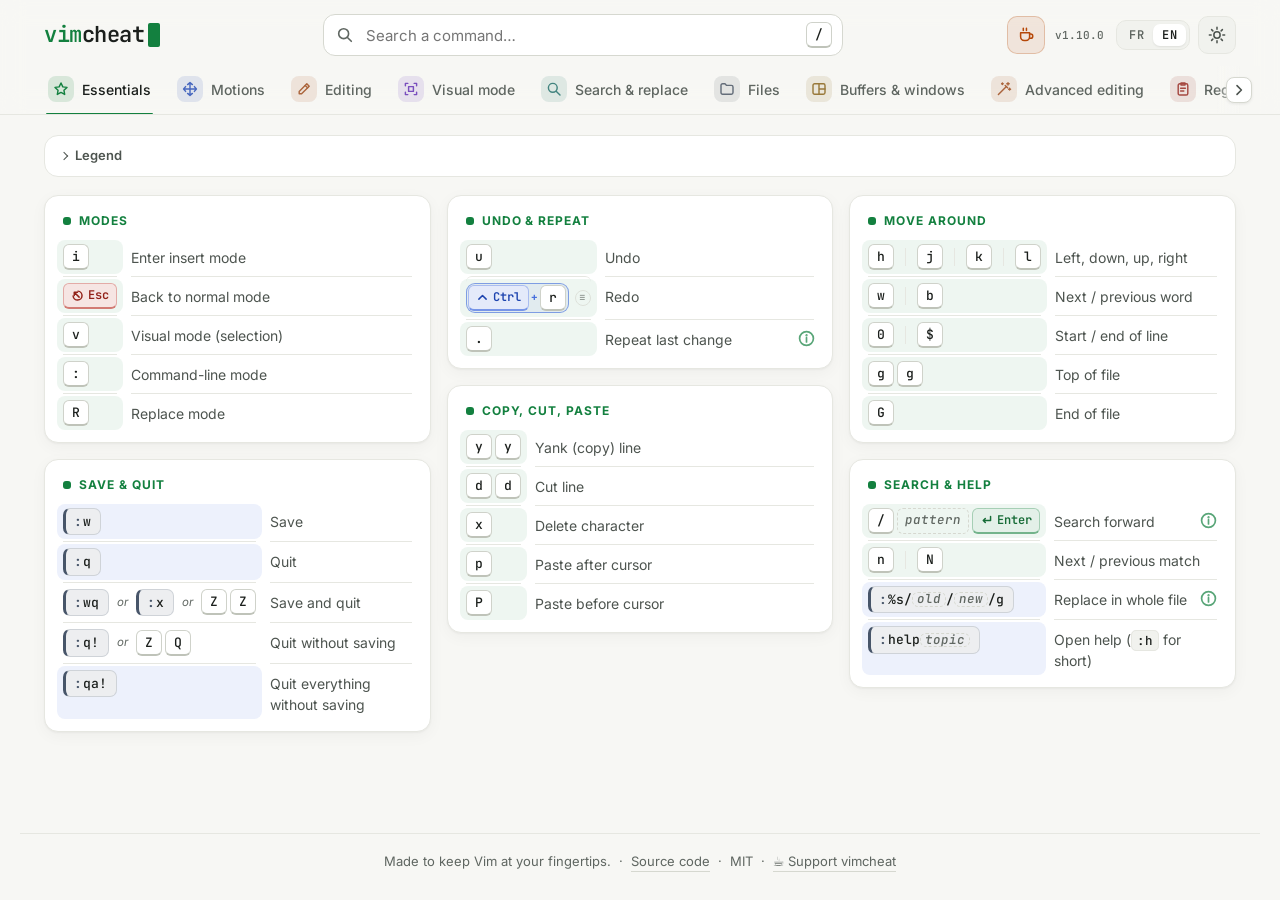
<file: public/index.html>
<!doctype html>
<html lang="fr">
<head>
  <meta charset="utf-8">
  <meta name="viewport" content="width=device-width, initial-scale=1">
  <title>vimcheat — Aide-mémoire Vim (cheat sheet FR/EN)</title>
  <meta name="description" content="Aide-mémoire Vim clair et bilingue (FR/EN) : modes, déplacements, édition, objets texte, mode visuel, recherche et remplacement, buffers et fenêtres, fichiers, registres et macros. Recherche instantanée et version imprimable.">
  <meta name="robots" content="index, follow, max-image-preview:large">
  <link rel="canonical" href="https://vimcheat.kite-project.net/">
  <link rel="alternate" hreflang="fr" href="https://vimcheat.kite-project.net/">
  <link rel="alternate" hreflang="en" href="https://vimcheat.kite-project.net/?lang=en">
  <link rel="alternate" hreflang="x-default" href="https://vimcheat.kite-project.net/">
  <meta name="author" content="get-code">

  <!-- Social previews (Open Graph / Twitter) -->
  <meta property="og:type" content="website">
  <meta property="og:site_name" content="vimcheat">
  <meta property="og:url" content="https://vimcheat.kite-project.net/">
  <meta property="og:title" content="vimcheat — Aide-mémoire Vim">
  <meta property="og:description" content="Toutes les commandes Vim essentielles, lisibles d'un coup d'œil. Bilingue FR/EN, recherche instantanée, imprimable.">
  <meta property="og:image" content="https://vimcheat.kite-project.net/og.png">
  <meta property="og:image:width" content="1200">
  <meta property="og:image:height" content="630">
  <meta property="og:image:alt" content="vimcheat : aide-mémoire Vim avec touches colorées">
  <meta property="og:locale" content="fr_FR">
  <meta property="og:locale:alternate" content="en_US">
  <meta name="twitter:card" content="summary_large_image">

  <script type="application/ld+json">
  {
    "@context": "https://schema.org",
    "@type": "WebSite",
    "name": "vimcheat",
    "alternateName": ["Aide-mémoire Vim", "Vim cheat sheet"],
    "url": "https://vimcheat.kite-project.net/",
    "description": "Aide-mémoire Vim bilingue (FR/EN) : modes, déplacements, édition, mode visuel, recherche, buffers, fichiers, registres et macros.",
    "inLanguage": ["fr", "en"],
    "image": "https://vimcheat.kite-project.net/og.png",
    "license": "https://opensource.org/licenses/MIT",
    "isAccessibleForFree": true,
    "about": { "@type": "SoftwareApplication", "name": "Vim", "applicationCategory": "DeveloperApplication", "url": "https://www.vim.org/" },
    "publisher": { "@type": "Organization", "name": "get-code", "url": "https://github.com/get-code-ch" }
  }
  </script>
  <meta name="theme-color" content="#f7f7f4" media="(prefers-color-scheme: light)">
  <meta name="theme-color" content="#121413" media="(prefers-color-scheme: dark)">
  <link rel="icon" href="favicon.svg" type="image/svg+xml">
  <link rel="preconnect" href="https://fonts.googleapis.com">
  <link rel="preconnect" href="https://fonts.gstatic.com" crossorigin>
  <link rel="stylesheet" href="https://fonts.googleapis.com/css2?family=Inter:wght@400;500;600;700&family=JetBrains+Mono:wght@400;500;600&display=swap">
  <link rel="stylesheet" href="style.css">
  <script>
    // Apply saved theme before first paint to avoid a flash.
    try {
      var t = localStorage.getItem("vimcheat.theme");
      if (t === "light" || t === "dark") document.documentElement.dataset.theme = t;
    } catch (e) {}
  </script>
</head>
<body>
  <a class="skip" href="#main" data-i18n="skip">Aller au contenu</a>

  <header class="top">
    <div class="top-inner">
      <a class="logo" href="#essentials" aria-label="vimcheat">
        <span class="logo-vim">vim</span><span class="logo-cheat">cheat</span><span class="logo-cursor" aria-hidden="true"></span>
      </a>

      <label class="search">
        <svg class="search-icon" viewBox="0 0 20 20" aria-hidden="true"><circle cx="8.5" cy="8.5" r="5.5"/><path d="M13 13l4 4"/></svg>
        <input id="q" type="search" autocomplete="off" spellcheck="false" placeholder="Rechercher une commande…">
        <kbd class="k search-kbd" aria-hidden="true">/</kbd>
      </label>

      <div class="controls">
        <a class="support-btn" id="support" target="_blank" rel="noopener" hidden>
          <svg viewBox="0 0 20 20" aria-hidden="true"><path d="M4 7.5h10v4.5a4 4 0 0 1-4 4H8a4 4 0 0 1-4-4z"/><path d="M14 9h1.2a2.3 2.3 0 0 1 0 4.6H14M7 2.5v2.5M10.5 2.5v2.5"/></svg>
        </a>
        <a class="version" id="version" href="https://github.com/get-code-ch/vimcheat/commits/main" title="Version"></a>
        <div class="lang" role="group" aria-label="Langue" id="lang">
          <button type="button" data-lang="fr">FR</button>
          <button type="button" data-lang="en">EN</button>
        </div>
        <button type="button" class="icon-btn" id="theme" aria-label="Changer de thème">
          <svg class="i-sun" viewBox="0 0 20 20" aria-hidden="true"><circle cx="10" cy="10" r="3.5"/><path d="M10 1.5v2M10 16.5v2M1.5 10h2M16.5 10h2M4 4l1.4 1.4M14.6 14.6L16 16M4 16l1.4-1.4M14.6 5.4L16 4"/></svg>
          <svg class="i-moon" viewBox="0 0 20 20" aria-hidden="true"><path d="M16.5 12.5A7 7 0 0 1 7.5 3.5a7 7 0 1 0 9 9z"/></svg>
        </button>
      </div>
    </div>

    <nav class="tabs-wrap" id="tabs-wrap">
      <button type="button" class="tabs-arrow prev" data-dir="-1" tabindex="-1" aria-hidden="true">
        <svg viewBox="0 0 20 20"><path d="M12.5 4.5L7 10l5.5 5.5"/></svg>
      </button>
      <div class="tabs" role="tablist" id="tabs"></div>
      <button type="button" class="tabs-arrow next" data-dir="1" tabindex="-1" aria-hidden="true">
        <svg viewBox="0 0 20 20"><path d="M7.5 4.5L13 10l-5.5 5.5"/></svg>
      </button>
    </nav>
  </header>

  <main id="main">
    <h1 class="sr-only" id="page-h1">Aide-mémoire Vim : toutes les commandes essentielles</h1>
    <details class="legend" id="legend">
      <summary><span data-i18n="legend">Légende</span></summary>
      <div class="legend-body" id="legend-body"></div>
    </details>

    <div id="results" class="results" hidden aria-live="polite"></div>
    <div id="panels"></div>
  </main>

  <dialog id="info" class="info" aria-labelledby="info-title">
    <div class="info-inner" id="info-inner"></div>
  </dialog>

  <footer class="foot">
    <span data-i18n="footer"></span>
    <span class="dot">·</span>
    <a href="https://github.com/get-code-ch/vimcheat" data-i18n="source">Code source</a>
    <span class="dot">·</span>
    <span>MIT</span>
    <span class="dot support-foot" hidden>·</span>
    <a class="support-foot" id="support-foot" target="_blank" rel="noopener" hidden></a>
  </footer>

  <noscript>
    <p class="noscript">vimcheat est un aide-mémoire Vim interactif : activez JavaScript pour afficher les commandes. / vimcheat is an interactive Vim cheat sheet: enable JavaScript to see the commands.</p>
  </noscript>

  <script src="data.js"></script>
  <script src="info.js"></script>
  <script src="app.js"></script>
</body>
</html>
</file>
<file: public/style.css>
/* ───────────────────────── Tokens ───────────────────────── */
:root {
  color-scheme: light;
  --bg: #f7f7f4;
  --surface: #ffffff;
  --surface-2: #f1f2ee;
  --line: #e6e7e1;
  --line-strong: #d6d8d0;
  --text: #1b1f1c;
  --text-2: #4d544f;
  --muted: #5f6661;
  --kbd-bg: #ffffff;
  --kbd-border: #cfd2ca;
  --kbd-shadow: #bfc3b9;
  --mark: #fff1a8;
  --shadow: 0 1px 2px rgb(20 30 20 / .04), 0 4px 16px rgb(20 30 20 / .04);

  /* key families */
  --accent: #13803f;
  --esc: #b42318;
  --ctrl: #1d4ed8;
  --shift: #6d28d9;
  --alt: #b54708;
  --enter: #15803d;
  --white: #0f766e;
  --leader: #946200;
  --ex: #475569;

  --mono: "JetBrains Mono", ui-monospace, SFMono-Regular, Menlo, Consolas, monospace;
  --sans: Inter, ui-sans-serif, system-ui, -apple-system, "Segoe UI", Roboto, sans-serif;
  --radius: 14px;
}

@media (prefers-color-scheme: dark) {
  :root:not([data-theme="light"]) {
    color-scheme: dark;
    --bg: #121413;
    --surface: #1a1d1b;
    --surface-2: #212522;
    --line: #2a2f2b;
    --line-strong: #363c38;
    --text: #e8ebe8;
    --text-2: #b4bbb6;
    --muted: #858c87;
    --kbd-bg: #242825;
    --kbd-border: #3a403c;
    --kbd-shadow: #0b0d0c;
    --mark: #5c4d0a;
    --shadow: none;
    --accent: #4ade80;
    --esc: #ff8a7a;
    --ctrl: #8ab4ff;
    --shift: #c4a7ff;
    --alt: #ffb27a;
    --enter: #6ee7a0;
    --white: #5eead4;
    --leader: #fcd34d;
    --ex: #a8b6c8;
  }
}
:root[data-theme="dark"] {
  color-scheme: dark;
  --bg: #121413;
  --surface: #1a1d1b;
  --surface-2: #212522;
  --line: #2a2f2b;
  --line-strong: #363c38;
  --text: #e8ebe8;
  --text-2: #b4bbb6;
  --muted: #858c87;
  --kbd-bg: #242825;
  --kbd-border: #3a403c;
  --kbd-shadow: #0b0d0c;
  --mark: #5c4d0a;
  --shadow: none;
  --accent: #4ade80;
  --esc: #ff8a7a;
  --ctrl: #8ab4ff;
  --shift: #c4a7ff;
  --alt: #ffb27a;
  --enter: #6ee7a0;
  --white: #5eead4;
  --leader: #fcd34d;
  --ex: #a8b6c8;
}

.c-accent { --k: var(--accent); }
.c-esc    { --k: var(--esc); }
.c-ctrl   { --k: var(--ctrl); }
.c-shift  { --k: var(--shift); }
.c-alt    { --k: var(--alt); }
.c-enter  { --k: var(--enter); }
.c-white  { --k: var(--white); }
.c-leader { --k: var(--leader); }
.c-ex     { --k: var(--ex); }

/* ───────────────────────── Base ───────────────────────── */
*, *::before, *::after { box-sizing: border-box; }
html { -webkit-text-size-adjust: 100%; }
body {
  margin: 0;
  background: var(--bg);
  color: var(--text);
  font: 15px/1.5 var(--sans);
  -webkit-font-smoothing: antialiased;
  min-height: 100vh;
  display: flex;
  flex-direction: column;
}
a { color: inherit; }
button { font: inherit; color: inherit; }
svg { display: block; }
:focus-visible { outline: 2px solid var(--accent); outline-offset: 2px; border-radius: 6px; }

.sr-only { position: absolute; width: 1px; height: 1px; overflow: hidden; clip: rect(0 0 0 0); white-space: nowrap; }
.noscript { max-width: 640px; margin: 24px auto; padding: 0 16px; color: var(--text-2); }
.skip {
  position: absolute; left: 16px; top: -48px; z-index: 50;
  background: var(--surface); padding: 8px 12px; border-radius: 8px; border: 1px solid var(--line);
}
.skip:focus { top: 12px; }

/* ───────────────────────── Header ───────────────────────── */
.top {
  position: sticky; top: 0; z-index: 10;
  background: color-mix(in srgb, var(--bg) 88%, transparent);
  backdrop-filter: saturate(1.4) blur(12px);
  -webkit-backdrop-filter: saturate(1.4) blur(12px);
  border-bottom: 1px solid var(--line);
}
.top-inner {
  max-width: 1240px; margin: 0 auto; padding: 14px 24px 10px;
  display: flex; align-items: center; gap: 20px;
}
.logo {
  font: 600 22px/1 var(--mono); text-decoration: none; letter-spacing: -.02em;
  display: inline-flex; align-items: center; flex: none;
}
.logo-vim { color: var(--accent); }
.logo-cursor {
  width: .55em; height: 1.05em; margin-left: 3px; background: var(--accent);
  border-radius: 2px; animation: blink 1.1s steps(1) infinite;
}
@keyframes blink { 50% { opacity: 0; } }
@media (prefers-reduced-motion: reduce) { .logo-cursor { animation: none; } }

.search {
  flex: 1; max-width: 520px; margin: 0 auto;
  display: flex; align-items: center; gap: 10px;
  background: var(--surface); border: 1px solid var(--line-strong); border-radius: 12px;
  padding: 0 10px 0 12px; height: 42px;
  transition: border-color .15s, box-shadow .15s;
}
.search:focus-within {
  border-color: var(--accent);
  box-shadow: 0 0 0 3px color-mix(in srgb, var(--accent) 18%, transparent);
}
.search-icon { width: 18px; height: 18px; fill: none; stroke: var(--muted); stroke-width: 1.8; stroke-linecap: round; flex: none; }
.search input {
  flex: 1; min-width: 0; border: 0; outline: 0; background: transparent; color: var(--text);
  font: 15px var(--sans); height: 100%;
}
.search input::-webkit-search-cancel-button { filter: grayscale(1); }
.search:focus-within .search-kbd { opacity: 0; }
.search-kbd { transition: opacity .15s; }

.controls { display: flex; align-items: center; gap: 8px; flex: none; }
.support-btn {
  width: 38px; height: 38px; display: grid; place-items: center; border-radius: 10px;
  color: var(--alt); background: color-mix(in srgb, var(--alt) 10%, transparent);
  border: 1px solid color-mix(in srgb, var(--alt) 25%, transparent);
}
.support-btn[hidden] { display: none; }
.support-btn svg { width: 18px; height: 18px; fill: none; stroke: currentColor; stroke-width: 1.7; stroke-linecap: round; stroke-linejoin: round; }
.support-btn:hover { background: color-mix(in srgb, var(--alt) 18%, transparent); }
.version {
  font: 500 11px/1 var(--mono); color: var(--muted); text-decoration: none;
  padding: 4px 2px; margin-right: 2px;
}
.version:hover { opacity: 1; color: var(--text-2); }
.lang {
  display: inline-flex; background: var(--surface-2); border: 1px solid var(--line); border-radius: 10px; padding: 3px;
}
.lang button {
  border: 0; background: transparent; padding: 5px 9px; border-radius: 7px; cursor: pointer;
  font: 600 12px/1 var(--mono); color: var(--muted); letter-spacing: .04em;
}
.lang button[aria-pressed="true"] { background: var(--surface); color: var(--text); box-shadow: 0 1px 2px rgb(0 0 0 / .08); }
.icon-btn {
  width: 38px; height: 38px; display: grid; place-items: center; cursor: pointer;
  background: var(--surface-2); border: 1px solid var(--line); border-radius: 10px;
}
.icon-btn svg { width: 18px; height: 18px; fill: none; stroke: var(--text-2); stroke-width: 1.7; stroke-linecap: round; stroke-linejoin: round; }
.icon-btn:hover svg { stroke: var(--text); }
.i-moon { display: none !important; }
:root[data-theme="dark"] .i-sun { display: none !important; }
:root[data-theme="dark"] .i-moon { display: block !important; }
@media (prefers-color-scheme: dark) {
  :root:not([data-theme="light"]) .i-sun { display: none !important; }
  :root:not([data-theme="light"]) .i-moon { display: block !important; }
}

/* Tabs */
.tabs-wrap { max-width: 1240px; margin: 0 auto; padding: 0 16px; }
.tabs {
  display: flex; gap: 2px; overflow-x: auto; scrollbar-width: none;
  scroll-snap-type: x proximity;
}
.tabs::-webkit-scrollbar { display: none; }

/* Scroll arrows + edge fades, shown only when tabs overflow in that direction */
.tabs-wrap { position: relative; }
.tabs-arrow {
  position: absolute; top: 0; bottom: 1px; z-index: 2; width: 44px;
  display: flex; align-items: center; border: 0; padding: 0; cursor: pointer;
  color: var(--text-2); opacity: 0; pointer-events: none; transition: opacity .15s;
}
.tabs-arrow.prev { left: 0; justify-content: flex-start; padding-left: 8px;
  background: linear-gradient(to right, var(--bg) 45%, transparent); }
.tabs-arrow.next { right: 0; justify-content: flex-end; padding-right: 8px;
  background: linear-gradient(to left, var(--bg) 45%, transparent); }
.tabs-arrow svg {
  width: 26px; height: 26px; padding: 4px; border-radius: 8px; flex: none;
  fill: none; stroke: currentColor; stroke-width: 2; stroke-linecap: round; stroke-linejoin: round;
  background: var(--surface); border: 1px solid var(--line-strong); box-shadow: 0 1px 3px rgb(0 0 0 / .08);
}
.tabs-arrow:hover { color: var(--text); }
.tabs-wrap.can-prev .prev, .tabs-wrap.can-next .next { opacity: 1; pointer-events: auto; }
.tab {
  flex: none; scroll-snap-align: start;
  display: inline-flex; align-items: center; gap: 8px;
  padding: 10px 12px 12px; border: 0; background: none; cursor: pointer;
  color: var(--muted); font-weight: 500; font-size: 14px; white-space: nowrap;
  position: relative; border-radius: 8px 8px 0 0;
}
.tab:hover { color: var(--text); }
.tab::after {
  content: ""; position: absolute; left: 10px; right: 10px; bottom: -1px; height: 2.5px;
  border-radius: 2px; background: var(--k); transform: scaleX(0); transition: transform .2s ease;
}
.tab[aria-selected="true"] { color: var(--text); }
.tab[aria-selected="true"]::after { transform: scaleX(1); }
.tab-icon {
  width: 26px; height: 26px; border-radius: 8px; display: grid; place-items: center;
  background: color-mix(in srgb, var(--k) 14%, transparent);
  color: var(--k);
}
.tab-icon svg { width: 16px; height: 16px; fill: none; stroke: currentColor; stroke-width: 1.8; stroke-linecap: round; stroke-linejoin: round; }
.tab:not([aria-selected="true"]) .tab-icon { filter: saturate(.75); opacity: .85; }
.results-active .tab::after { transform: scaleX(0); }
.results-active .tab { color: var(--muted); }

/* ───────────────────────── Main ───────────────────────── */
main { flex: 1; width: 100%; max-width: 1240px; margin: 0 auto; padding: 20px 24px 48px; }

.legend {
  margin-bottom: 18px; border: 1px solid var(--line); border-radius: var(--radius);
  background: var(--surface);
}
.legend summary {
  cursor: pointer; list-style: none; padding: 10px 16px; font-size: 13px; font-weight: 600; color: var(--text-2);
  display: flex; align-items: center; gap: 8px;
}
.legend summary::-webkit-details-marker { display: none; }
.legend summary::before {
  content: ""; width: 6px; height: 6px; border-right: 1.8px solid currentColor; border-bottom: 1.8px solid currentColor;
  transform: rotate(-45deg); transition: transform .15s;
}
.legend[open] summary::before { transform: rotate(45deg); }
.legend-body {
  padding: 4px 16px 16px; display: grid; gap: 10px 28px;
  grid-template-columns: repeat(auto-fill, minmax(min(100%, 300px), 1fr));
}
.legend-item { display: flex; align-items: center; gap: 12px; font-size: 13.5px; color: var(--text-2); }
.legend-item .keys { flex: 0 1 auto; margin-left: 6px; }
.legend-item > span { min-width: 9em; flex: 1; }
.legend-note { grid-column: 1 / -1; font-size: 13px; color: var(--muted); margin: 0; }

.panel-title { position: absolute; width: 1px; height: 1px; overflow: hidden; clip: rect(0 0 0 0); white-space: nowrap; }
/* Masonry-like flow: cards fill columns top to bottom, no gaps. */
.grid { column-width: 340px; column-gap: 16px; }
.card {
  background: var(--surface); border: 1px solid var(--line); border-radius: var(--radius);
  padding: 16px 18px 10px; box-shadow: var(--shadow);
  break-inside: avoid; margin-bottom: 16px; display: block;
}
.card h3 {
  margin: 0 0 8px; font-size: 12px; font-weight: 700; letter-spacing: .08em; text-transform: uppercase;
  color: var(--k); display: flex; align-items: center; gap: 8px;
}
.card h3::before { content: ""; width: 8px; height: 8px; border-radius: 3px; background: var(--k); }
.rows { display: grid; grid-template-columns: fit-content(62%) 1fr; column-gap: 14px; }
.rows > .keys, .rows > .desc { padding: 6px 0; border-top: 1px solid var(--line); }
.rows > :nth-child(-n + 2) { border-top: 0; }
.desc { color: var(--text-2); font-size: 14px; }
/* Both cells stretch to the row height so their separators line up; content is top-aligned,
   and the description is nudged down to sit on the middle of the first line of keys. */
.rows > .keys { align-self: stretch; align-content: flex-start; }
/* Very light pastel pad behind the keys: green = typed directly, blue = Ex command (: … Enter). */
.keys.kind-direct, .keys.kind-ex { isolation: isolate; }
.keys.kind-direct::before, .keys.kind-ex::before {
  content: ""; position: absolute; z-index: -1; inset: 2px -6px; border-radius: 8px;
}
.keys.kind-direct::before { background: color-mix(in srgb, var(--accent) 7%, transparent); }
.keys.kind-ex::before { background: color-mix(in srgb, var(--ctrl) 8%, transparent); }
.legend-item:not(.show-kind) .keys::before { display: none; }
.legend-item .keys::before { inset: -4px -6px; }
.rows > .desc { align-self: stretch; padding-top: 9px; }
.desc code {
  font: 500 12.5px var(--mono); background: var(--surface-2); border: 1px solid var(--line);
  padding: 1px 5px; border-radius: 5px; color: var(--text);
}
mark { background: var(--mark); color: inherit; border-radius: 3px; padding: 0 1px; }

/* ───────────────────────── Keys ───────────────────────── */
.keys { display: flex; flex-wrap: wrap; align-items: center; gap: 6px 8px; position: relative; }
.seq { display: inline-flex; align-items: center; gap: 3px; flex-wrap: wrap; }
.or { font-size: 11.5px; color: var(--muted); font-style: italic; }
/* Separator between compact alternatives (list mode): a thin vertical bar. */
.alt-sep { width: 1px; height: 18px; background: var(--line); margin: 0 3px; }

.k {
  display: inline-flex; align-items: center; justify-content: center; gap: 4px;
  min-width: 26px; height: 26px; padding: 0 7px;
  font: 500 13px/1 var(--mono); color: var(--text);
  background: var(--kbd-bg);
  border: 1px solid var(--kbd-border);
  border-bottom-width: 2px; border-bottom-color: var(--kbd-shadow);
  border-radius: 6px; white-space: nowrap;
}
.k svg { width: 13px; height: 13px; fill: none; stroke: currentColor; stroke-width: 1.8; stroke-linecap: round; stroke-linejoin: round; flex: none; }
.k svg.fill { fill: currentColor; stroke: none; }
.k.tint {
  /* Nudged toward the text colour so tinted labels keep AA contrast in both themes. */
  color: color-mix(in srgb, var(--k) 78%, var(--text)); font-weight: 600; font-size: 12px;
  background: color-mix(in srgb, var(--k) 12%, var(--kbd-bg));
  border-color: color-mix(in srgb, var(--k) 38%, var(--kbd-bg));
  border-bottom-color: color-mix(in srgb, var(--k) 60%, var(--kbd-bg));
}

/* "Vim 9.2+" badge for recent commands */
.since {
  display: inline-block; vertical-align: 1px; margin-left: 4px; padding: 2px 6px;
  font: 600 10.5px/1.2 var(--mono); letter-spacing: .02em; white-space: nowrap;
  color: color-mix(in srgb, var(--enter) 78%, var(--text)); border-radius: 999px;
  background: color-mix(in srgb, var(--enter) 12%, transparent);
  border: 1px solid color-mix(in srgb, var(--enter) 35%, transparent);
}

/* Info button (detailed explanation) */
.desc.has-info { display: flex; align-items: flex-start; gap: 8px; }
.desc.has-info > span { flex: 1; }
.info-btn {
  flex: none; width: 24px; height: 24px; margin: -2px -4px 0 0; padding: 0;
  display: grid; place-items: center; cursor: pointer;
  border: 0; border-radius: 50%; background: transparent; color: var(--k, var(--accent));
  opacity: .7; transition: opacity .12s, background .12s;
}
.info-btn svg { width: 17px; height: 17px; fill: none; stroke: currentColor; stroke-width: 1.6; stroke-linecap: round; }
.info-btn .f-dot { fill: currentColor; stroke-width: 1.4; }
.info-btn:hover, .info-btn:focus-visible { opacity: 1; background: color-mix(in srgb, var(--k, var(--accent)) 14%, transparent); }

/* Detail dialog */
.info {
  width: min(640px, calc(100% - 32px)); max-height: min(85vh, 760px);
  padding: 0; border: 1px solid var(--line-strong); border-radius: 18px;
  background: var(--surface); color: var(--text);
  box-shadow: 0 24px 64px rgb(0 0 0 / .25);
  overflow: hidden;
}
.info[open] { display: flex; flex-direction: column; animation: info-in .16s ease-out; }
.info::backdrop { background: rgb(10 14 12 / .45); backdrop-filter: blur(3px); }
@keyframes info-in { from { opacity: 0; transform: translateY(8px) scale(.98); } }
@media (prefers-reduced-motion: reduce) { .info[open] { animation: none; } }
.info-inner { display: flex; flex-direction: column; min-height: 0; flex: 1; }
.info-head {
  display: flex; align-items: flex-start; justify-content: space-between; gap: 16px;
  padding: 20px 22px 14px; border-bottom: 1px solid var(--line);
}
.info-head h2 { margin: 12px 0 0; font-size: 19px; line-height: 1.3; font-weight: 650; letter-spacing: -.01em; }
.info-close { flex: none; }
.info-body { padding: 6px 22px 18px; overflow-y: auto; min-height: 0; }
.info-body p { margin: 12px 0; color: var(--text-2); line-height: 1.6; }
.info-body p code, .info-body .desc code {
  font: 500 12.5px var(--mono); background: var(--surface-2); border: 1px solid var(--line);
  padding: 1px 5px; border-radius: 5px; color: var(--text); white-space: nowrap;
}
.info-body h3 {
  margin: 20px 0 6px; font-size: 12px; font-weight: 700; letter-spacing: .08em; text-transform: uppercase; color: var(--muted);
}
.info-body .rows { grid-template-columns: fit-content(55%) 1fr; }
.info-body strong { color: var(--text); font-weight: 650; }
/* Before/after demo */
.demo-start { margin: 4px 0 6px; }
.info-body code.demo-line {
  display: inline-block; font: 500 13px/1.5 var(--mono); white-space: pre;
  background: var(--surface-2); border: 1px solid var(--line); border-radius: 6px; padding: 3px 9px; color: var(--text);
}
.demo-line .cur { color: var(--accent); }
.rows.demo > .desc { display: flex; flex-direction: column; align-items: flex-start; gap: 4px; }
.demo-note { font-size: 13px; color: var(--muted); }
.info-foot {
  display: flex; align-items: center; gap: 10px; padding: 12px 22px; font-size: 13px; color: var(--muted);
  border-top: 1px solid var(--line); background: var(--surface-2);
}
@media (max-width: 720px) {
  .info { width: 100%; max-width: none; max-height: 92vh; margin: auto 0 0; border-radius: 18px 18px 0 0; }
  .info-head { padding: 16px 16px 12px; }
  .info-body { padding: 4px 16px 16px; }
  .info-foot { padding: 10px 16px; }
}

/* Equivalent-command tooltip */
.has-tip { cursor: help; border-radius: 6px; }
.has-tip:focus-visible { outline-offset: 3px; }
.tip-dot {
  font: 600 11px/1 var(--mono); color: var(--muted); opacity: .7;
  width: 16px; height: 16px; display: inline-grid; place-items: center;
  border-radius: 50%; border: 1px solid var(--line-strong); margin-left: -2px;
}
.has-tip:hover .tip-dot, .has-tip:focus .tip-dot { color: var(--accent); border-color: var(--accent); opacity: 1; }
.tip {
  position: absolute; left: -6px; bottom: calc(100% + 2px); z-index: 20;
  display: flex; align-items: center; gap: 8px; flex-wrap: wrap; width: max-content; max-width: 300px;
  padding: 7px 10px; border-radius: 10px;
  background: var(--surface); border: 1px solid var(--line-strong);
  box-shadow: 0 6px 24px rgb(0 0 0 / .14);
  opacity: 0; visibility: hidden; transform: translateY(4px);
  transition: opacity .12s, transform .12s, visibility .12s;
  pointer-events: none;
}
.has-tip:hover .tip, .has-tip:focus .tip, .has-tip:focus-within .tip { opacity: 1; visibility: visible; transform: none; }
.tip-label { font-size: 11px; font-weight: 600; letter-spacing: .06em; text-transform: uppercase; color: var(--muted); }
.card:has(.has-tip:hover), .card:has(.has-tip:focus) { position: relative; z-index: 2; }

/* "[hjkl]": one of these keys, grouped on a soft pill */
.choice {
  display: inline-flex; align-items: center; gap: 2px; padding: 2px;
  background: var(--surface-2); border: 1px dashed var(--line-strong); border-radius: 8px;
}
.choice .k { min-width: 22px; padding: 0 5px; }

.chord {
  display: inline-flex; align-items: center; gap: 2px; padding: 1px 2px 1px 1px;
  border: 1.5px solid color-mix(in srgb, var(--k) 50%, transparent);
  background: color-mix(in srgb, var(--k) 6%, transparent);
  border-radius: 9px;
}
.plus { font: 600 11px/1 var(--mono); color: var(--k); opacity: .8; }
/* Next key while the modifier stays held (Ctrl+x Ctrl+n) */
.then { font: 700 13px/1 var(--mono); color: var(--k); opacity: .65; margin: 0 1px; }

.ph {
  display: inline-flex; align-items: center; height: 26px; padding: 0 7px;
  font: italic 500 12.5px/1 var(--mono); color: var(--muted);
  border: 1.5px dashed var(--line-strong); border-radius: 6px; white-space: nowrap;
}
.ex .ph, .code .ph { height: auto; padding: 0 4px; border-width: 1px; }

.ex, .code {
  display: inline-flex; align-items: center; flex-wrap: wrap; gap: 0;
  font: 500 13px/1.35 var(--mono); color: var(--text);
  padding: 4px 9px 4px 8px; border-radius: 7px; word-break: break-all;
}
.ex {
  background: color-mix(in srgb, var(--k) 10%, var(--kbd-bg));
  border: 1px solid color-mix(in srgb, var(--k) 26%, var(--kbd-bg));
  border-left: 3px solid var(--k);
}
.ex-colon { color: var(--k); font-weight: 700; margin-right: 1px; }
.code {
  background: var(--surface-2); border: 1px solid var(--line); white-space: pre;
}

/* ───────────────────────── Search results ───────────────────────── */
.results-head { display: flex; align-items: baseline; gap: 12px; margin: 0 0 14px; color: var(--muted); font-size: 13px; }
.results-group { margin-bottom: 26px; }
.results-group h2 {
  font-size: 14px; font-weight: 600; margin: 0 0 10px; display: flex; align-items: center; gap: 8px; color: var(--text);
}
.results-group h2 .tab-icon { width: 24px; height: 24px; }
.empty {
  text-align: center; padding: 56px 16px; color: var(--muted);
  border: 1.5px dashed var(--line-strong); border-radius: var(--radius);
}

/* ───────────────────────── Footer ───────────────────────── */
.foot {
  max-width: 1240px; width: 100%; margin: 0 auto; padding: 18px 24px 28px;
  color: var(--muted); font-size: 13px; display: flex; flex-wrap: wrap; gap: 8px; justify-content: center;
  border-top: 1px solid var(--line);
}
.foot a { text-decoration: none; border-bottom: 1px solid var(--line-strong); }
.foot a:hover { color: var(--text); }

/* ───────────────────────── Responsive ───────────────────────── */
@media (max-width: 720px) {
  .top-inner { flex-wrap: wrap; padding: 12px 16px 8px; gap: 10px 12px; }
  .search { order: 3; flex-basis: 100%; max-width: none; height: 40px; }
  .search-kbd { display: none; }
  .controls { margin-left: auto; }
  .tabs-wrap { padding: 0 8px; }
  .tab { padding: 8px 10px 10px; }
  main { padding: 16px 16px 40px; }
  .card { padding: 14px 14px 8px; }
  .rows { grid-template-columns: fit-content(52%) 1fr; column-gap: 12px; }
  .foot { padding: 16px; }
}

/* ───────────────────────── Print ───────────────────────── */
@media print {
  :root, :root[data-theme="dark"] {
    color-scheme: light;
    --bg: #fff; --surface: #fff; --surface-2: #f3f4f1; --line: #dfe1db; --line-strong: #c9ccc4;
    --text: #111; --text-2: #333; --muted: #666; --kbd-bg: #fff; --kbd-border: #bbb; --kbd-shadow: #999;
    --accent: #13803f; --esc: #b42318; --ctrl: #1d4ed8; --shift: #6d28d9; --alt: #b54708;
    --enter: #15803d; --white: #0f766e; --leader: #946200; --ex: #475569; --shadow: none;
  }
  @page { margin: 12mm; }
  * { -webkit-print-color-adjust: exact; print-color-adjust: exact; }
  body { font-size: 10.5px; display: block; }
  .top, .legend, .results, .foot, .skip { display: none !important; }
  main { padding: 0; max-width: none; }
  #panels { display: block !important; }
  .panel { display: block !important; break-before: page; }
  .panel:first-child { break-before: auto; }
  .panel-title {
    position: static; width: auto; height: auto; overflow: visible; clip: auto;
    display: flex; align-items: center; gap: 8px; font-size: 16px; margin: 0 0 10px; color: var(--k);
  }
  .grid { column-count: 2; column-width: auto; column-gap: 8px; }
  .card { padding: 8px 10px 4px; border-radius: 8px; margin-bottom: 8px; }
  .card h3 { font-size: 9.5px; margin-bottom: 4px; }
  .rows > .keys, .rows > .desc { padding: 4px 0; }
  .rows > .desc { padding-top: 5px; }
  .tip, .tip-dot, .info-btn, .info { display: none !important; }
  .desc { font-size: 10.5px; }
  .k, .ph { height: 19px; min-width: 19px; font-size: 10px; padding: 0 5px; }
  .k.tint { font-size: 9.5px; }
  .ex, .code { font-size: 10px; padding: 2px 6px; }
  .tab-icon { width: 22px; height: 22px; }
}
</file>
